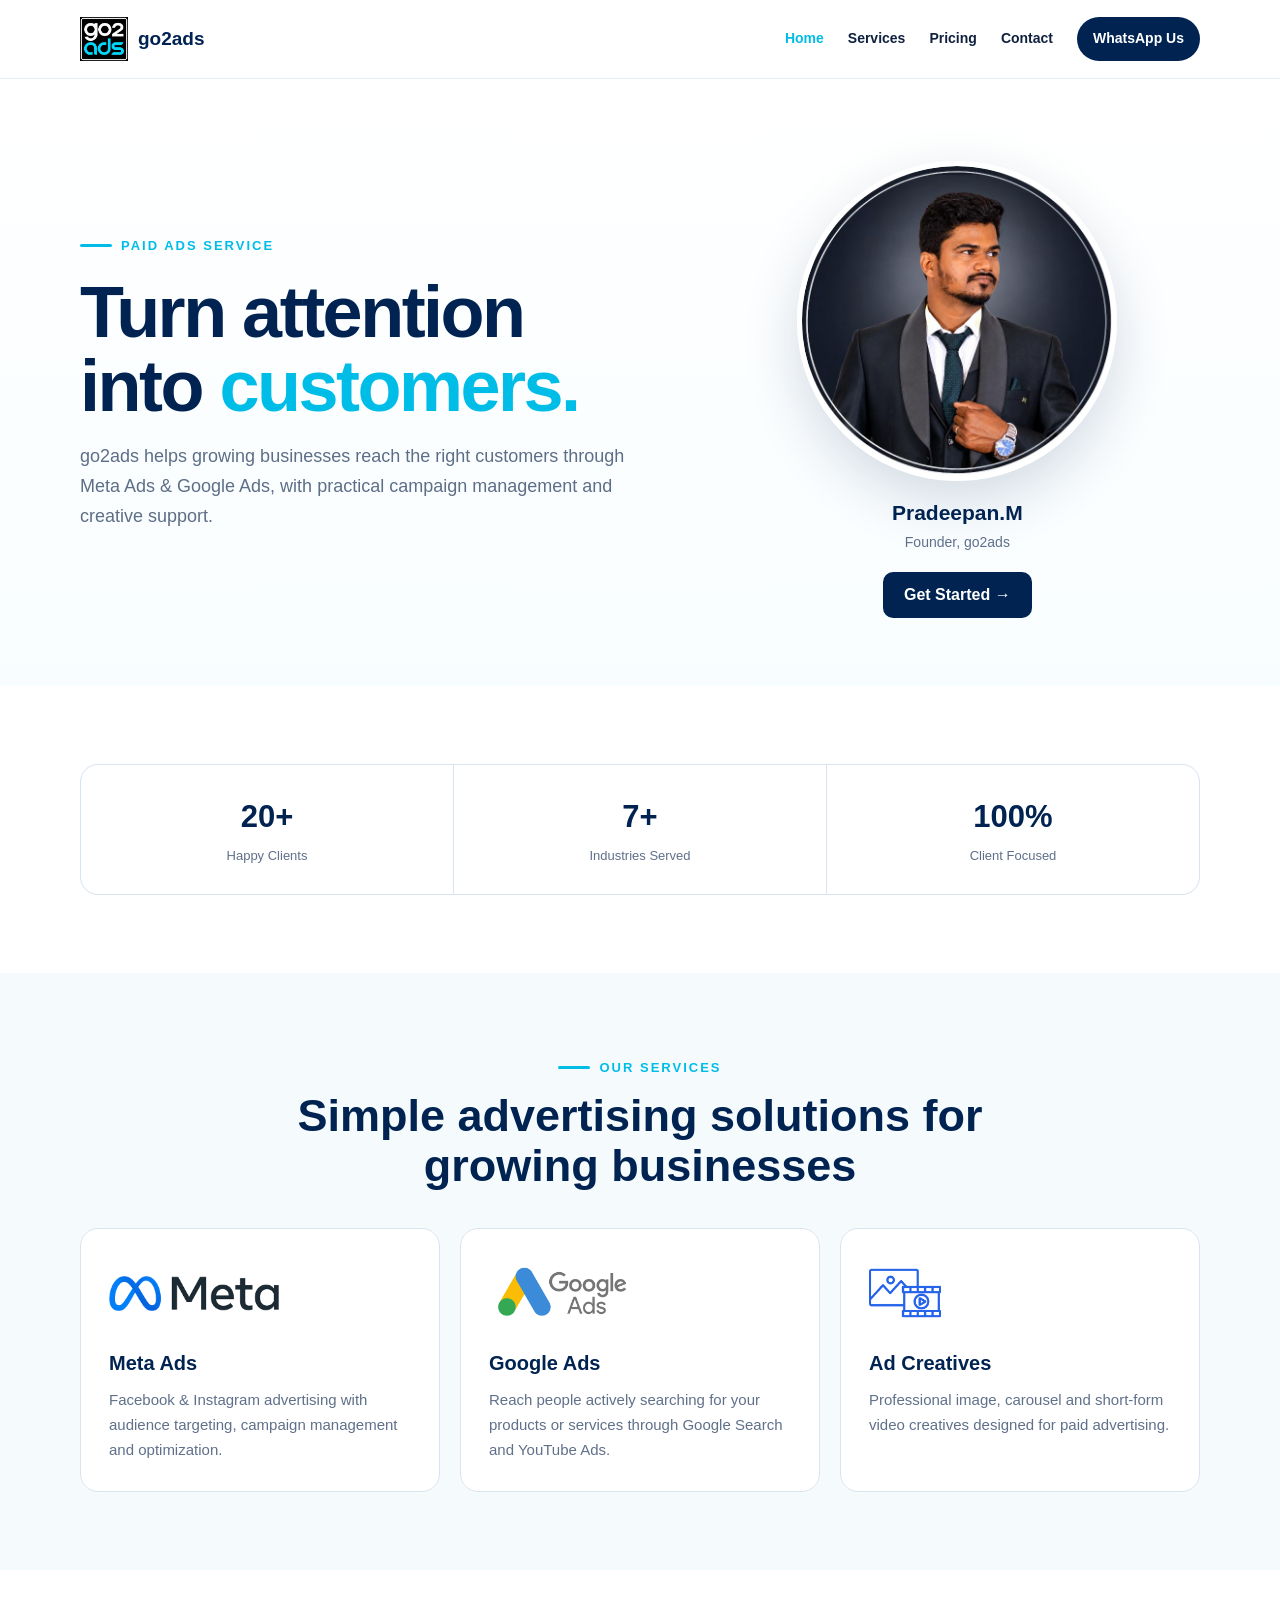
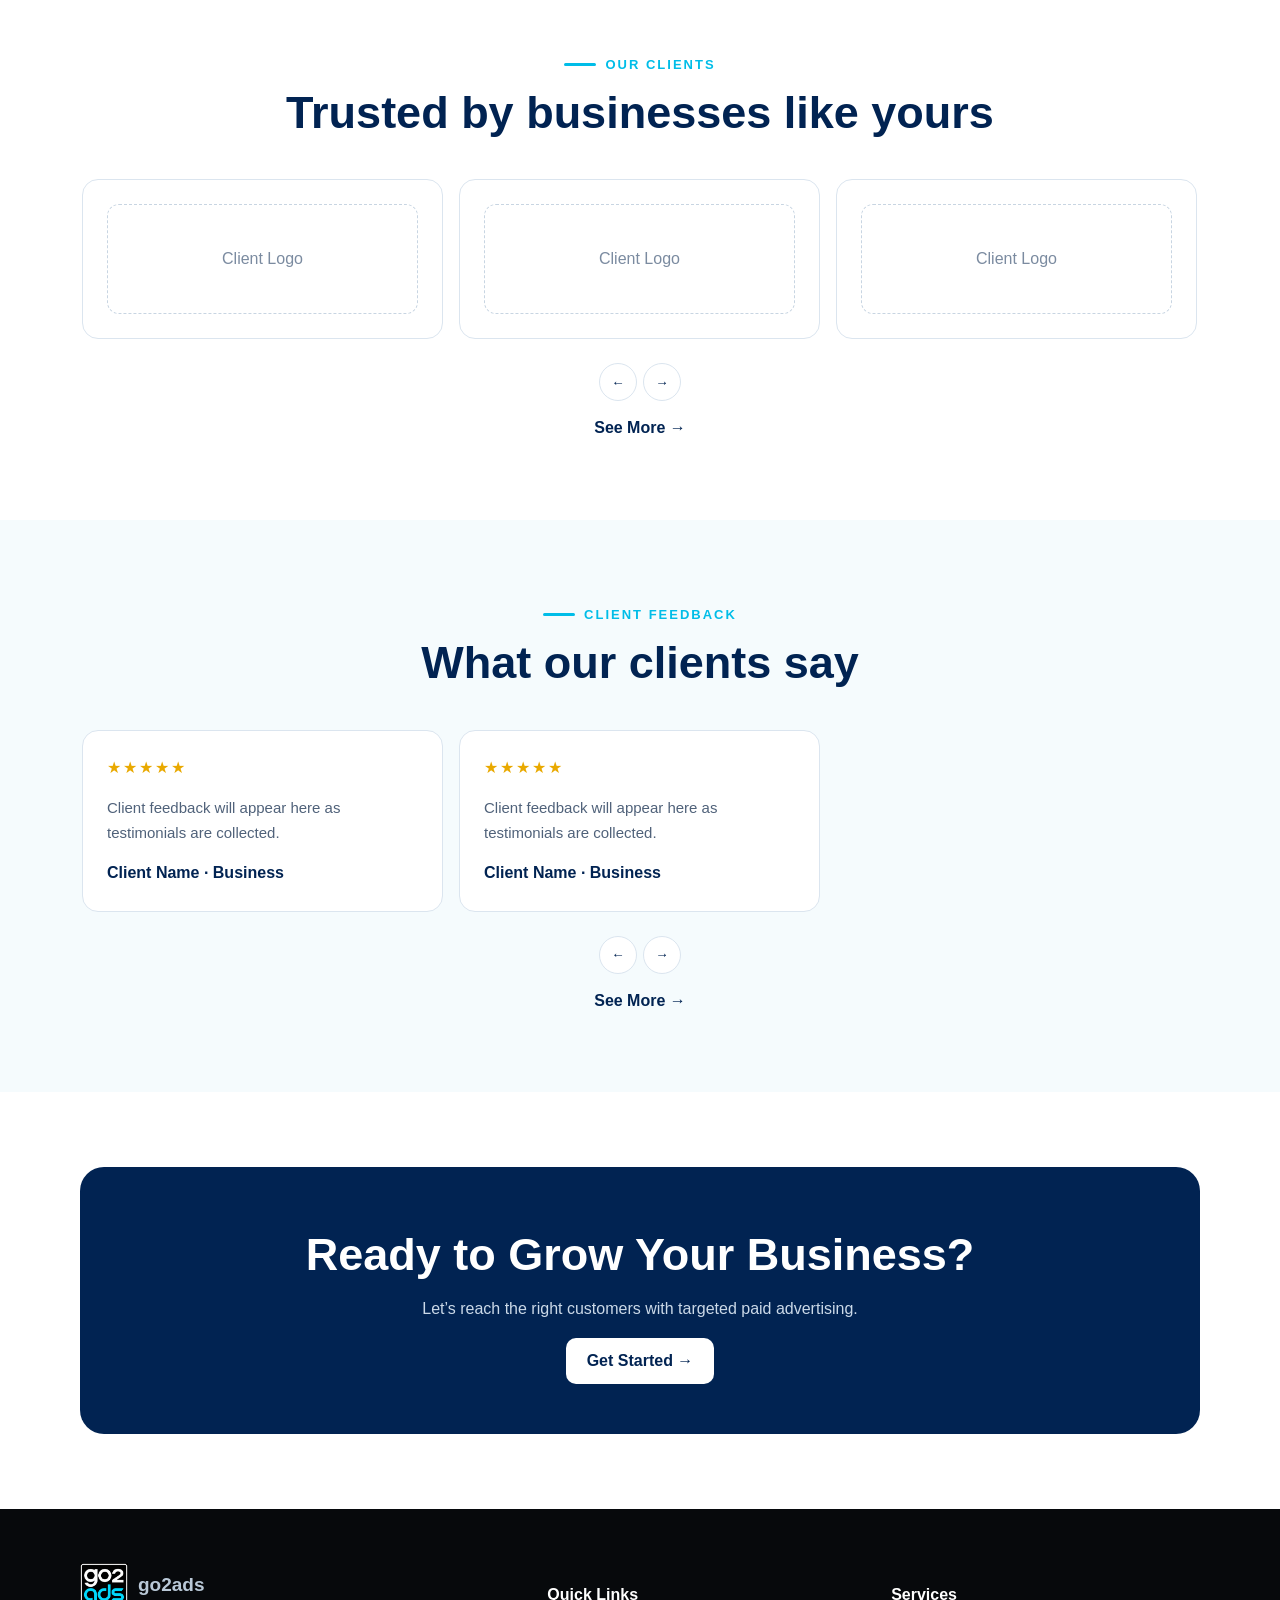
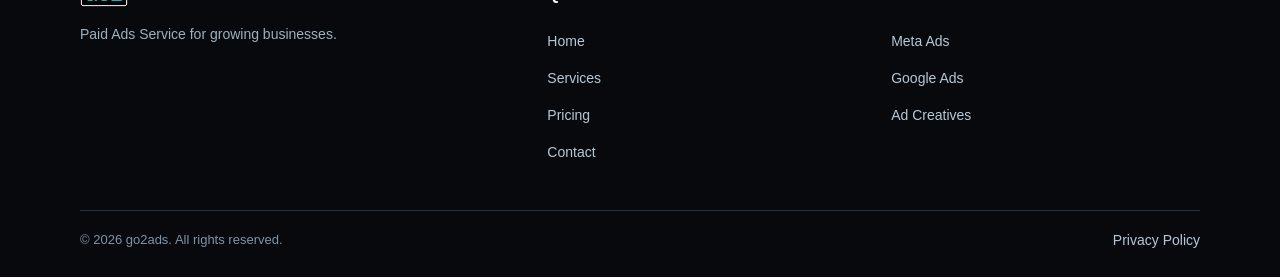
<file: index.html>
<!doctype html><html lang="en"><head><meta charset="utf-8"><meta name="viewport" content="width=device-width,initial-scale=1"><title>Paid Ads Service | go2ads</title><meta name="description" content="go2ads — Meta Ads, Google Ads and Ad Creative services for growing businesses."><link rel="stylesheet" href="style.css"></head><body><header class="header"><div class="container nav"><a class="brand" href="index.html"><img src="assets/go2ads-logo.png" alt="go2ads logo"><span>go2ads</span></a><button class="mobile-toggle" onclick="toggleMenu()">☰</button><nav class="menu"><a class="active" href="index.html">Home</a><a class="" href="services.html">Services</a><a class="" href="pricing.html">Pricing</a><a class="" href="contact.html">Contact</a><a class="cta" href="https://wa.me/917200791183">WhatsApp Us</a></nav></div></header><main><section class="hero"><div class="container hero-grid"><div><div class="kicker">Paid Ads Service</div><h1>Turn attention into <span>customers.</span></h1><p class="lead">go2ads helps growing businesses reach the right customers through Meta Ads &amp; Google Ads, with practical campaign management and creative support.</p></div><div class="hero-photo"><img src="assets/pradeepan.jpg" alt="Pradeepan M, Founder of go2ads"><div class="profile-name">Pradeepan.M</div><div class="profile-role">Founder, go2ads</div><a class="btn btn-primary hero-cta" href="contact.html">Get Started →</a></div></div></section><section class="section"><div class="container"><div class="stats"><div class="stat"><strong>20+</strong><span>Happy Clients</span></div><div class="stat"><strong>7+</strong><span>Industries Served</span></div><div class="stat"><strong>100%</strong><span>Client Focused</span></div></div></div></section><section class="section section-soft"><div class="container"><div class="section-head"><div class="kicker">Our Services</div><h2>Simple advertising solutions for growing businesses</h2></div><div class="grid3"><article class="card"><div class="icon"><img class="service-logo" src="assets/meta-logo-transparent.png" alt="Meta Ads"></div><h3>Meta Ads</h3><p>Facebook &amp; Instagram advertising with audience targeting, campaign management and optimization.</p></article><article class="card"><div class="icon"><img class="service-logo" src="assets/google-ads-logo-transparent.png" alt="Google Ads"></div><h3>Google Ads</h3><p>Reach people actively searching for your products or services through Google Search and YouTube Ads.</p></article><article class="card"><div class="icon"><img class="service-logo" src="assets/creative-icon.png" alt="Ad Creatives"></div><h3>Ad Creatives</h3><p>Professional image, carousel and short-form video creatives designed for paid advertising.</p></article></div></div></section><section class="section"><div class="container"><div class="section-head"><div class="kicker">Our Clients</div><h2>Trusted by businesses like yours</h2></div><div class="carousel-wrap"><div class="carousel"><div class="carousel-card"><div class="client-placeholder">Client Logo</div></div><div class="carousel-card"><div class="client-placeholder">Client Logo</div></div><div class="carousel-card"><div class="client-placeholder">Client Logo</div></div></div><div class="carousel-controls"><button data-prev>←</button><button data-next>→</button></div></div><div class="see-more"><a class="text-link" href="contact.html">See More →</a></div></div></section><section class="section section-soft"><div class="container"><div class="section-head"><div class="kicker">Client Feedback</div><h2>What our clients say</h2></div><div class="carousel-wrap"><div class="carousel"><div class="carousel-card"><div class="stars">★★★★★</div><p class="feedback-text">Client feedback will appear here as testimonials are collected.</p><div class="feedback-name">Client Name · Business</div></div><div class="carousel-card"><div class="stars">★★★★★</div><p class="feedback-text">Client feedback will appear here as testimonials are collected.</p><div class="feedback-name">Client Name · Business</div></div></div><div class="carousel-controls"><button data-prev>←</button><button data-next>→</button></div></div><div class="see-more"><a class="text-link" href="contact.html">See More →</a></div></div></section><section class="cta-section"><div class="container"><div class="cta-box"><h2>Ready to Grow Your Business?</h2><p>Let’s reach the right customers with targeted paid advertising.</p><a class="btn" href="contact.html">Get Started →</a></div></div></section></main><footer class="footer"><div class="container"><div class="footer-grid"><div><a class="brand" href="index.html"><img src="assets/go2ads-logo.png" alt="go2ads logo"><span>go2ads</span></a><p>Paid Ads Service for growing businesses.</p></div><div><h4>Quick Links</h4><p><a href="index.html">Home</a></p><p><a href="services.html">Services</a></p><p><a href="pricing.html">Pricing</a></p><p><a href="contact.html">Contact</a></p></div><div><h4>Services</h4><p><a href="services.html#meta">Meta Ads</a></p><p><a href="services.html#google">Google Ads</a></p><p><a href="services.html#creatives">Ad Creatives</a></p></div></div><div class="copyright"><span>© 2026 go2ads. All rights reserved.</span><a href="privacy.html">Privacy Policy</a></div></div></footer><script src="script.js"></script></body></html>
</file>
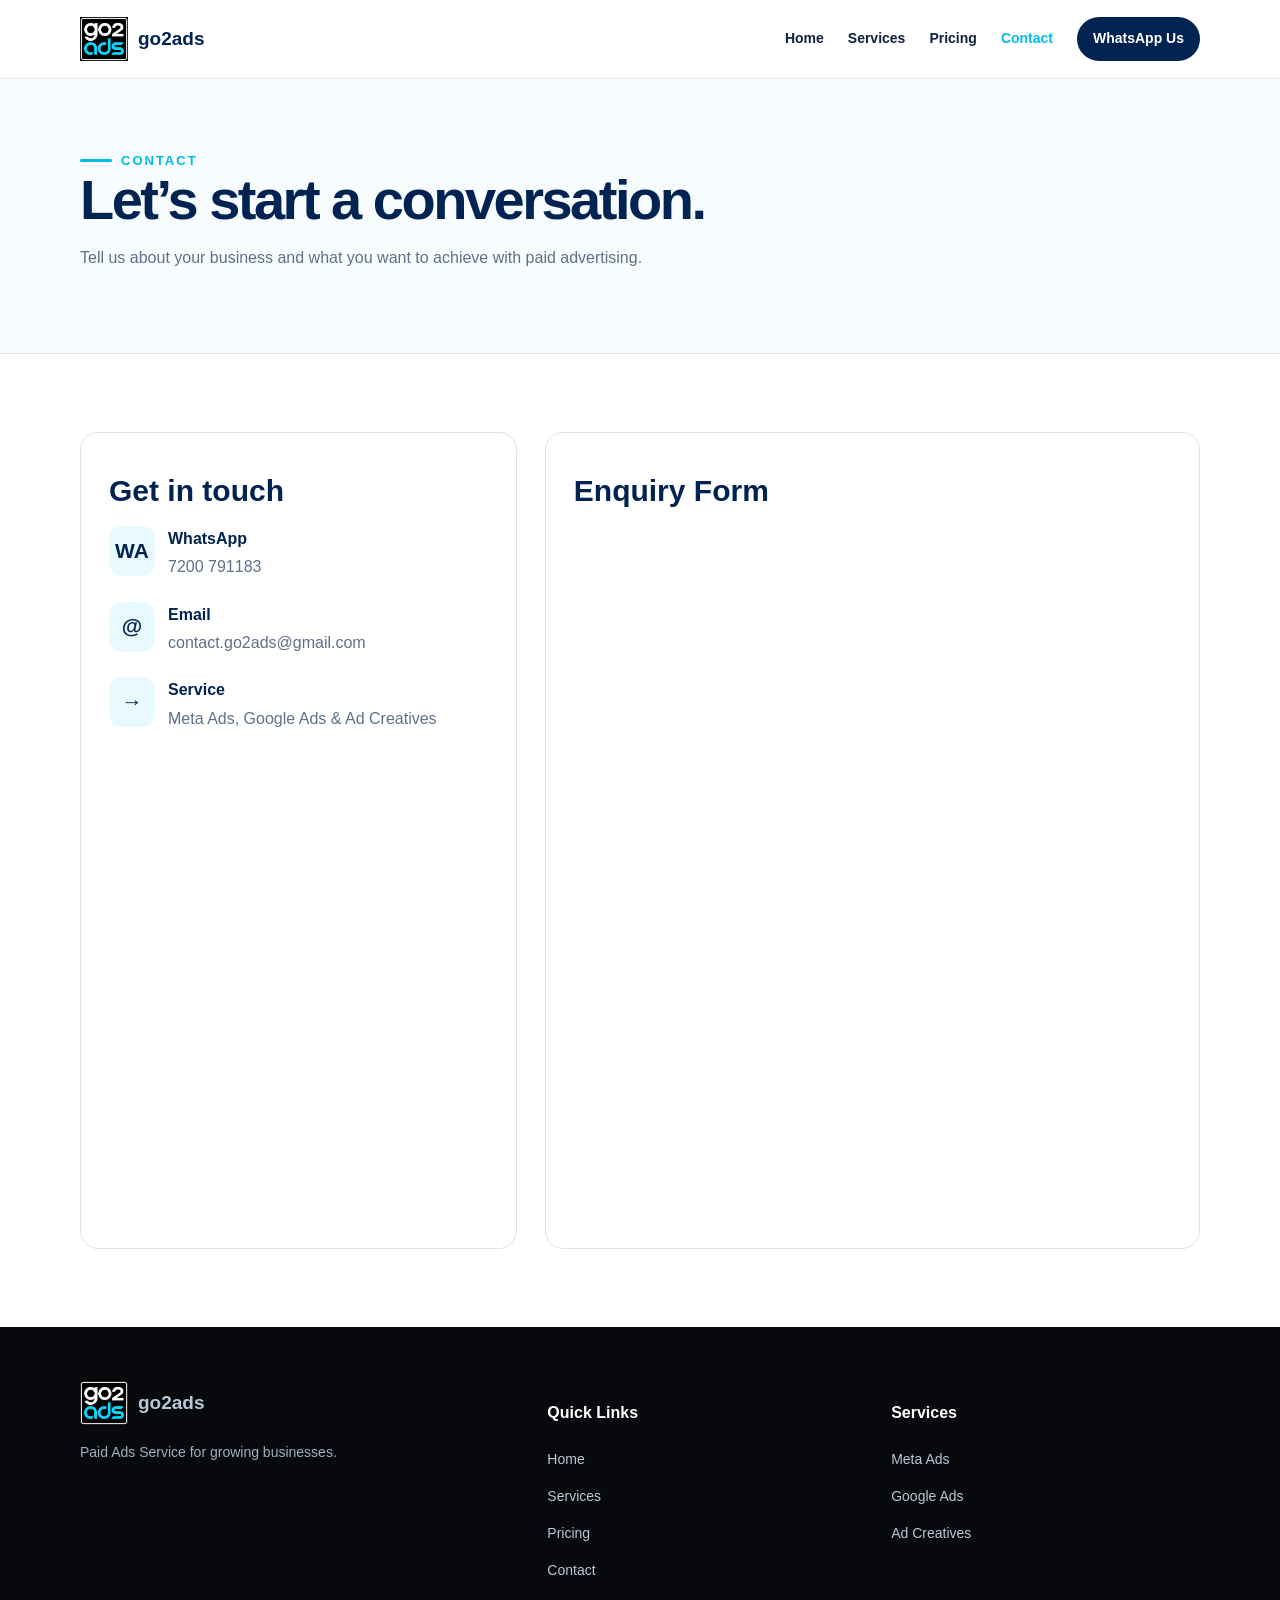
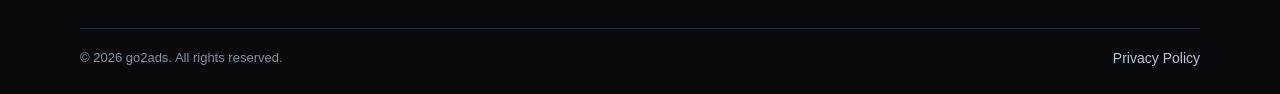
<file: contact.html>
<!doctype html><html lang="en"><head><meta charset="utf-8"><meta name="viewport" content="width=device-width,initial-scale=1"><title>Contact | go2ads</title><meta name="description" content="go2ads — Meta Ads, Google Ads and Ad Creative services for growing businesses."><link rel="stylesheet" href="style.css"></head><body><header class="header"><div class="container nav"><a class="brand" href="index.html"><img src="assets/go2ads-logo.png" alt="go2ads logo"><span>go2ads</span></a><button class="mobile-toggle" onclick="toggleMenu()">☰</button><nav class="menu"><a class="" href="index.html">Home</a><a class="" href="services.html">Services</a><a class="" href="pricing.html">Pricing</a><a class="active" href="contact.html">Contact</a><a class="cta" href="https://wa.me/917200791183">WhatsApp Us</a></nav></div></header><main><section class="page-hero"><div class="container"><div class="kicker">Contact</div><h1>Let’s start a conversation.</h1><p>Tell us about your business and what you want to achieve with paid advertising.</p></div></section><section class="section"><div class="container contact-grid"><div class="contact-card"><h2 style="font-size:30px">Get in touch</h2><div class="contact-item"><div class="icon">WA</div><div><h4>WhatsApp</h4><p><a href="https://wa.me/917200791183">7200 791183</a></p></div></div><div class="contact-item"><div class="icon">@</div><div><h4>Email</h4><p><a href="mailto:contact.go2ads@gmail.com">contact.go2ads@gmail.com</a></p></div></div><div class="contact-item"><div class="icon">→</div><div><h4>Service</h4><p>Meta Ads, Google Ads &amp; Ad Creatives</p></div></div></div><div class="contact-card"><h2 style="font-size:30px">Enquiry Form</h2><div class="google-form"><iframe src="https://docs.google.com/forms/d/e/1FAIpQLScB7rHxSTgYyAJSzC7z3bjOtv6nxE_x9EziaqJVZtuzmdyvMQ/viewform?embedded=true" width="700" height="520" frameborder="0">Loading…</iframe></div></div></div></section></main><footer class="footer"><div class="container"><div class="footer-grid"><div><a class="brand" href="index.html"><img src="assets/go2ads-logo.png" alt="go2ads logo"><span>go2ads</span></a><p>Paid Ads Service for growing businesses.</p></div><div><h4>Quick Links</h4><p><a href="index.html">Home</a></p><p><a href="services.html">Services</a></p><p><a href="pricing.html">Pricing</a></p><p><a href="contact.html">Contact</a></p></div><div><h4>Services</h4><p><a href="services.html#meta">Meta Ads</a></p><p><a href="services.html#google">Google Ads</a></p><p><a href="services.html#creatives">Ad Creatives</a></p></div></div><div class="copyright"><span>© 2026 go2ads. All rights reserved.</span><a href="privacy.html">Privacy Policy</a></div></div></footer><script src="script.js"></script></body></html>
</file>
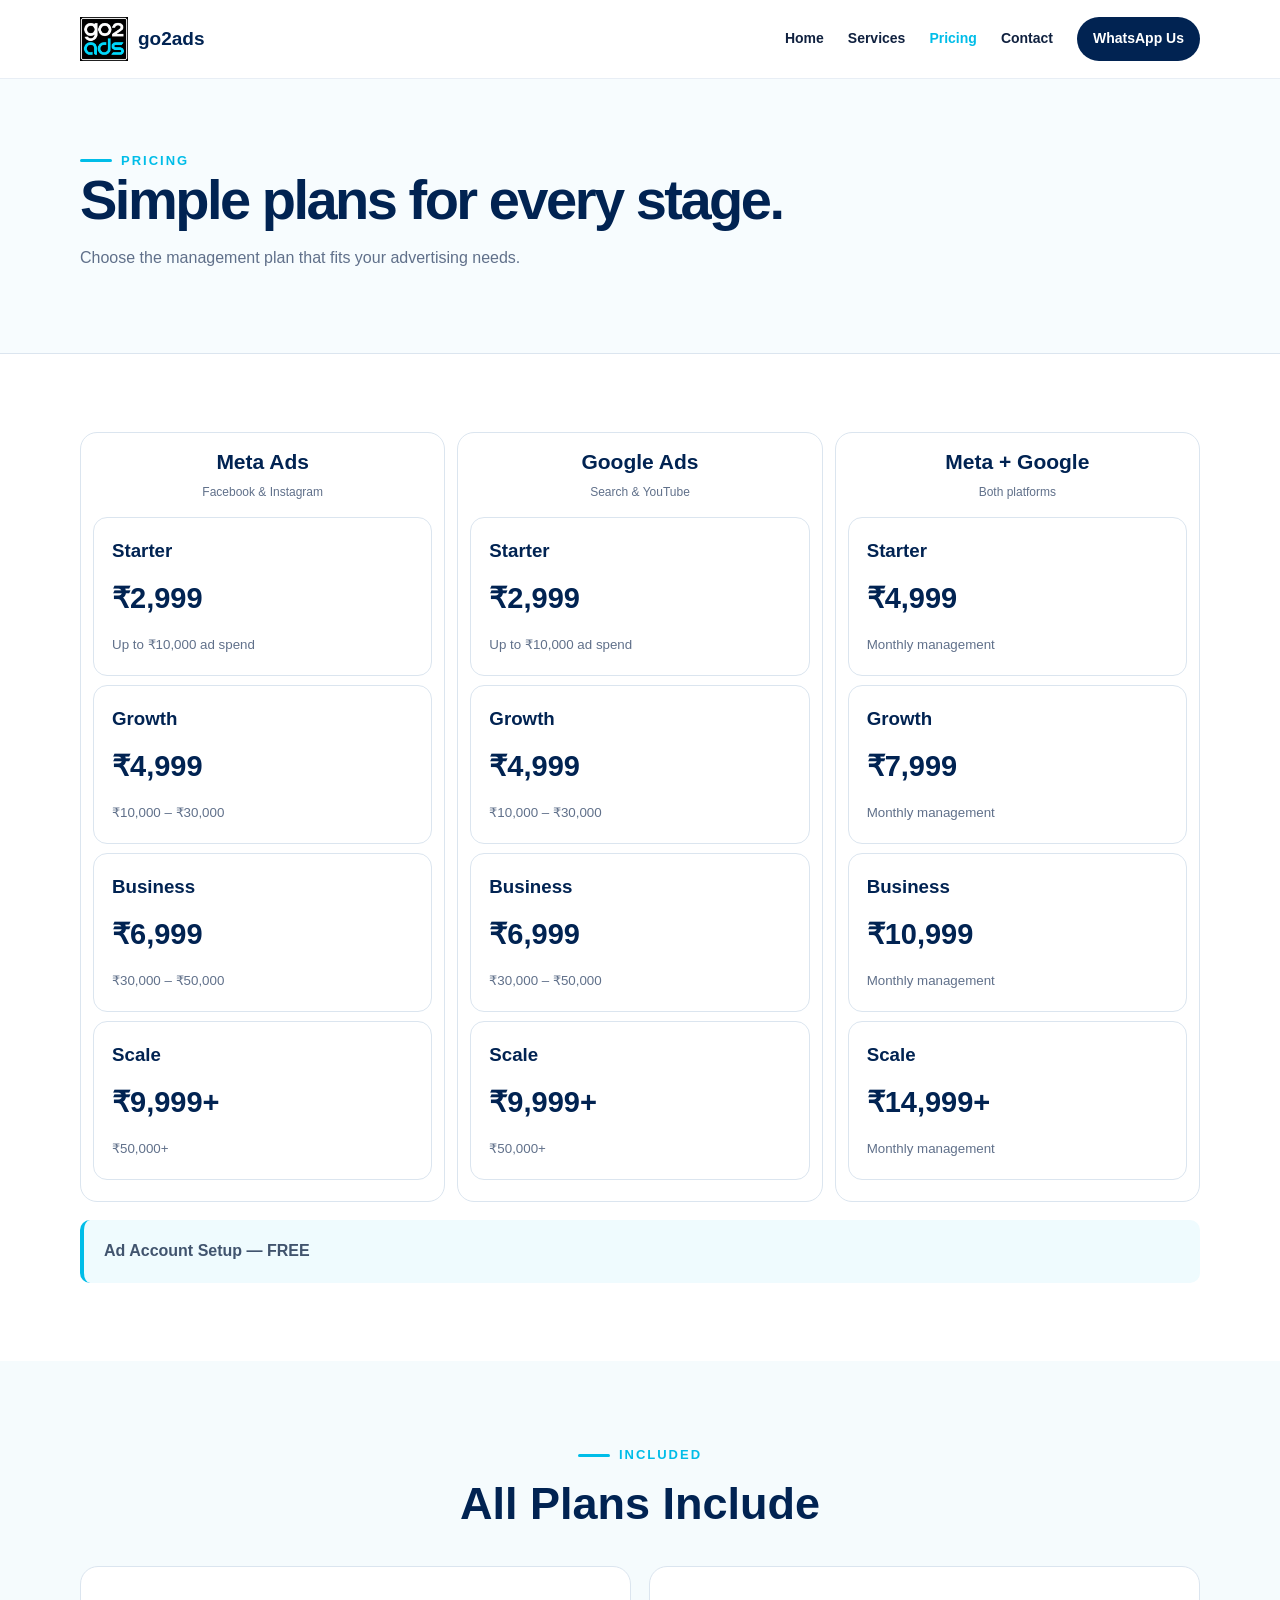
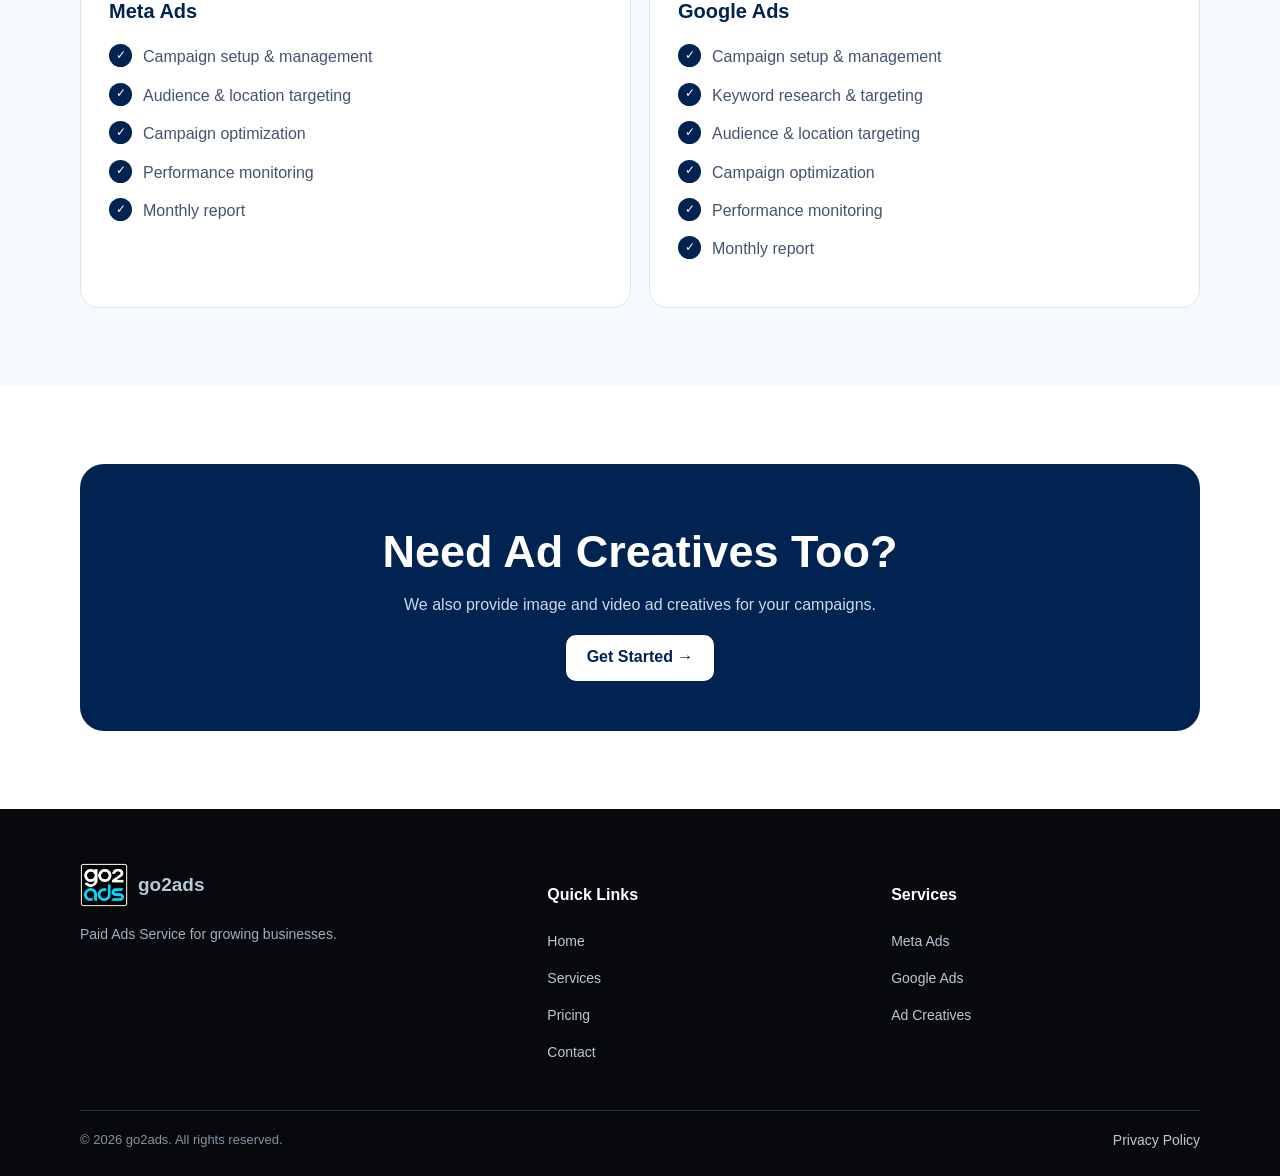
<file: pricing.html>
<!doctype html><html lang="en"><head><meta charset="utf-8"><meta name="viewport" content="width=device-width,initial-scale=1"><title>Pricing | go2ads</title><meta name="description" content="go2ads — Meta Ads, Google Ads and Ad Creative services for growing businesses."><link rel="stylesheet" href="style.css"></head><body><header class="header"><div class="container nav"><a class="brand" href="index.html"><img src="assets/go2ads-logo.png" alt="go2ads logo"><span>go2ads</span></a><button class="mobile-toggle" onclick="toggleMenu()">☰</button><nav class="menu"><a class="" href="index.html">Home</a><a class="" href="services.html">Services</a><a class="active" href="pricing.html">Pricing</a><a class="" href="contact.html">Contact</a><a class="cta" href="https://wa.me/917200791183">WhatsApp Us</a></nav></div></header><main><section class="page-hero"><div class="container"><div class="kicker">Pricing</div><h1>Simple plans for every stage.</h1><p>Choose the management plan that fits your advertising needs.</p></div></section><section class="section"><div class="container"><div class="pricing-columns"><div class="pricing-column"><div class="pricing-column-title"><h3>Meta Ads</h3><p>Facebook &amp; Instagram</p></div><div class="price"><h3>Starter</h3><div class="amount">₹2,999</div><small>Up to ₹10,000 ad spend</small></div><div class="price"><h3>Growth</h3><div class="amount">₹4,999</div><small>₹10,000 – ₹30,000</small></div><div class="price"><h3>Business</h3><div class="amount">₹6,999</div><small>₹30,000 – ₹50,000</small></div><div class="price"><h3>Scale</h3><div class="amount">₹9,999+</div><small>₹50,000+</small></div></div><div class="pricing-column"><div class="pricing-column-title"><h3>Google Ads</h3><p>Search &amp; YouTube</p></div><div class="price"><h3>Starter</h3><div class="amount">₹2,999</div><small>Up to ₹10,000 ad spend</small></div><div class="price"><h3>Growth</h3><div class="amount">₹4,999</div><small>₹10,000 – ₹30,000</small></div><div class="price"><h3>Business</h3><div class="amount">₹6,999</div><small>₹30,000 – ₹50,000</small></div><div class="price"><h3>Scale</h3><div class="amount">₹9,999+</div><small>₹50,000+</small></div></div><div class="pricing-column"><div class="pricing-column-title"><h3>Meta + Google</h3><p>Both platforms</p></div><div class="price"><h3>Starter</h3><div class="amount">₹4,999</div><small>Monthly management</small></div><div class="price"><h3>Growth</h3><div class="amount">₹7,999</div><small>Monthly management</small></div><div class="price"><h3>Business</h3><div class="amount">₹10,999</div><small>Monthly management</small></div><div class="price"><h3>Scale</h3><div class="amount">₹14,999+</div><small>Monthly management</small></div></div></div><div class="notice" style="margin-top:18px"><strong>Ad Account Setup — FREE</strong></div></div></section><section class="section section-soft"><div class="container"><div class="section-head"><div class="kicker">Included</div><h2>All Plans Include</h2></div><div class="all-plans-grid"><div class="feature-card"><h3>Meta Ads</h3><ul class="list"><li><span class="check">✓</span>Campaign setup &amp; management</li><li><span class="check">✓</span>Audience &amp; location targeting</li><li><span class="check">✓</span>Campaign optimization</li><li><span class="check">✓</span>Performance monitoring</li><li><span class="check">✓</span>Monthly report</li></ul></div><div class="feature-card"><h3>Google Ads</h3><ul class="list"><li><span class="check">✓</span>Campaign setup &amp; management</li><li><span class="check">✓</span>Keyword research &amp; targeting</li><li><span class="check">✓</span>Audience &amp; location targeting</li><li><span class="check">✓</span>Campaign optimization</li><li><span class="check">✓</span>Performance monitoring</li><li><span class="check">✓</span>Monthly report</li></ul></div></div></div></section><section class="section"><div class="container"><div class="cta-box"><h2>Need Ad Creatives Too?</h2><p>We also provide image and video ad creatives for your campaigns.</p><a class="btn" href="contact.html">Get Started →</a></div></div></section></main><footer class="footer"><div class="container"><div class="footer-grid"><div><a class="brand" href="index.html"><img src="assets/go2ads-logo.png" alt="go2ads logo"><span>go2ads</span></a><p>Paid Ads Service for growing businesses.</p></div><div><h4>Quick Links</h4><p><a href="index.html">Home</a></p><p><a href="services.html">Services</a></p><p><a href="pricing.html">Pricing</a></p><p><a href="contact.html">Contact</a></p></div><div><h4>Services</h4><p><a href="services.html#meta">Meta Ads</a></p><p><a href="services.html#google">Google Ads</a></p><p><a href="services.html#creatives">Ad Creatives</a></p></div></div><div class="copyright"><span>© 2026 go2ads. All rights reserved.</span><a href="privacy.html">Privacy Policy</a></div></div></footer><script src="script.js"></script></body></html>
</file>
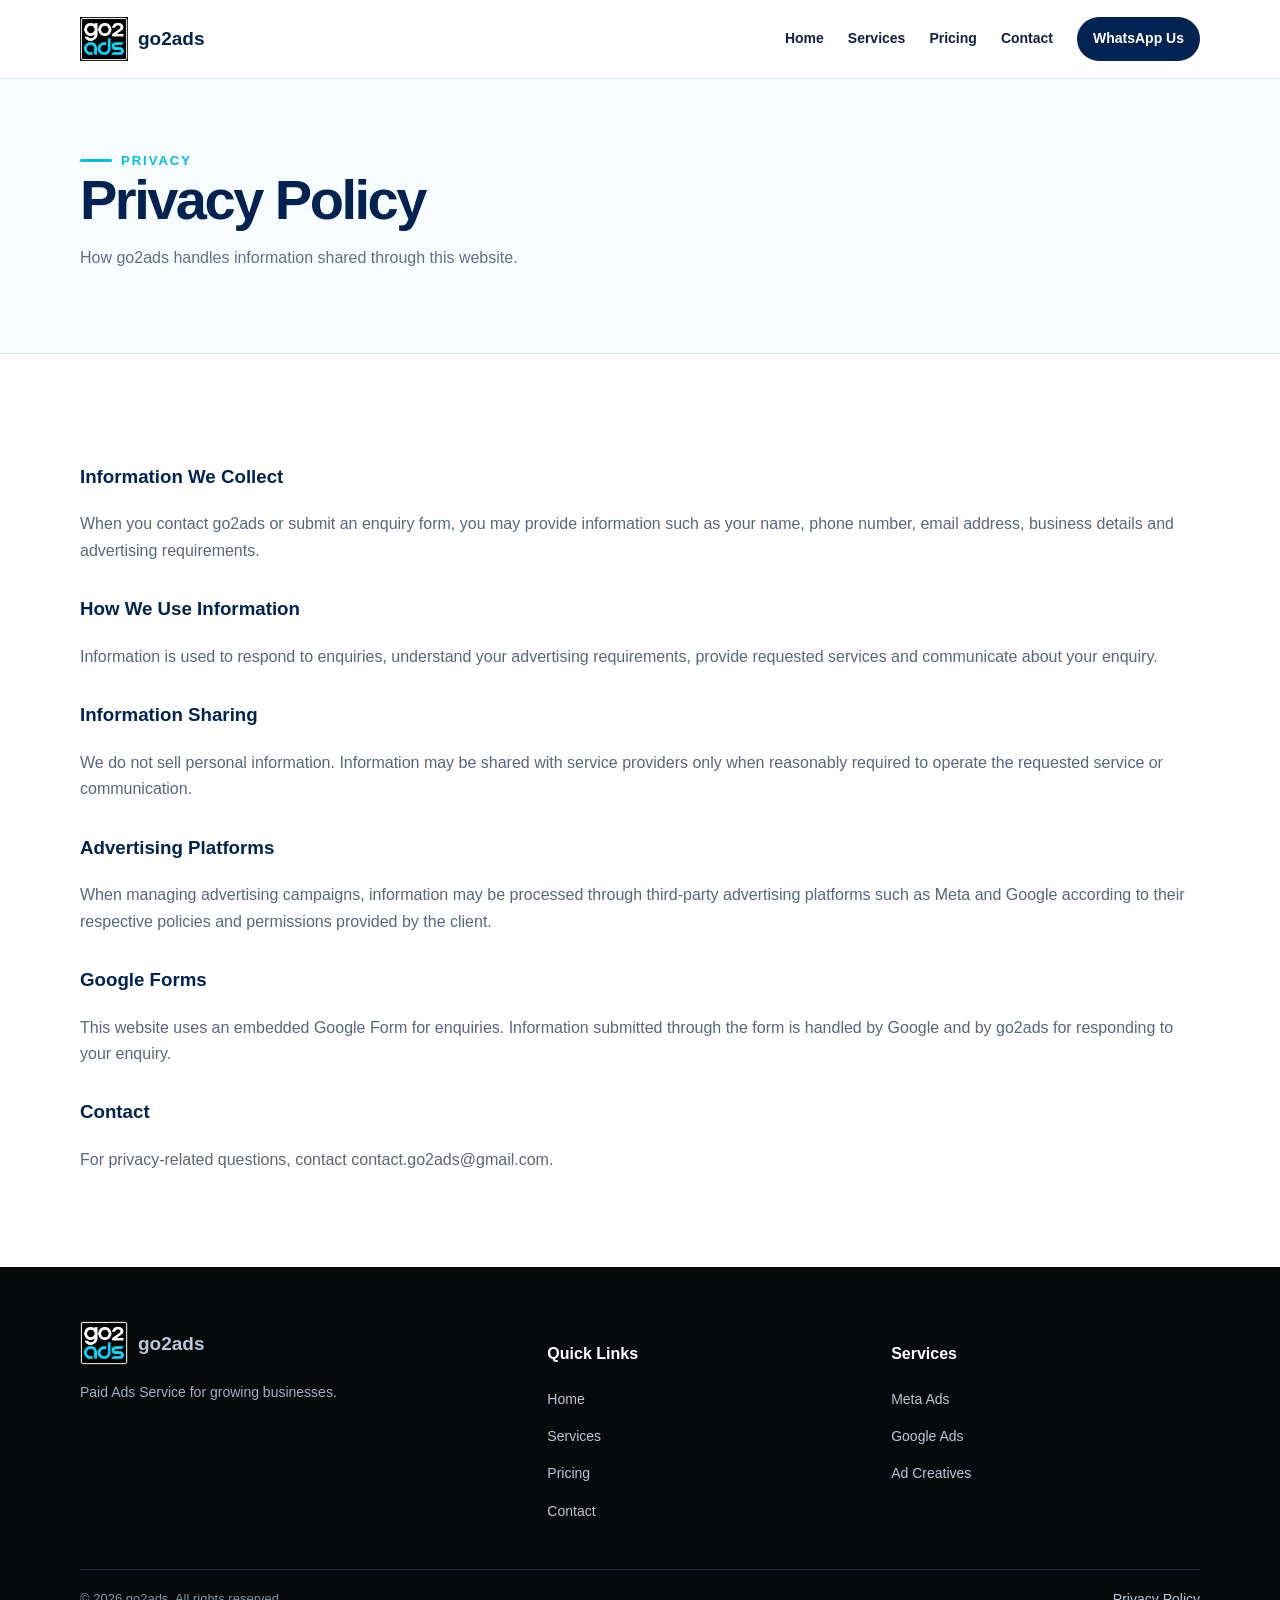
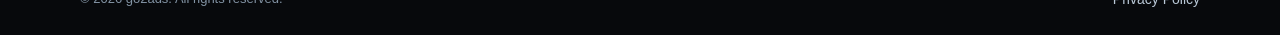
<file: privacy.html>
<!doctype html><html lang="en"><head><meta charset="utf-8"><meta name="viewport" content="width=device-width,initial-scale=1"><title>Privacy Policy | go2ads</title><meta name="description" content="go2ads — Meta Ads, Google Ads and Ad Creative services for growing businesses."><link rel="stylesheet" href="style.css"></head><body><header class="header"><div class="container nav"><a class="brand" href="index.html"><img src="assets/go2ads-logo.png" alt="go2ads logo"><span>go2ads</span></a><button class="mobile-toggle" onclick="toggleMenu()">☰</button><nav class="menu"><a class="" href="index.html">Home</a><a class="" href="services.html">Services</a><a class="" href="pricing.html">Pricing</a><a class="" href="contact.html">Contact</a><a class="cta" href="https://wa.me/917200791183">WhatsApp Us</a></nav></div></header><main><section class="page-hero"><div class="container"><div class="kicker">Privacy</div><h1>Privacy Policy</h1><p>How go2ads handles information shared through this website.</p></div></section><section class="section"><div class="container legal"><h3>Information We Collect</h3><p>When you contact go2ads or submit an enquiry form, you may provide information such as your name, phone number, email address, business details and advertising requirements.</p><h3>How We Use Information</h3><p>Information is used to respond to enquiries, understand your advertising requirements, provide requested services and communicate about your enquiry.</p><h3>Information Sharing</h3><p>We do not sell personal information. Information may be shared with service providers only when reasonably required to operate the requested service or communication.</p><h3>Advertising Platforms</h3><p>When managing advertising campaigns, information may be processed through third-party advertising platforms such as Meta and Google according to their respective policies and permissions provided by the client.</p><h3>Google Forms</h3><p>This website uses an embedded Google Form for enquiries. Information submitted through the form is handled by Google and by go2ads for responding to your enquiry.</p><h3>Contact</h3><p>For privacy-related questions, contact <a href="mailto:contact.go2ads@gmail.com">contact.go2ads@gmail.com</a>.</p></div></section></main><footer class="footer"><div class="container"><div class="footer-grid"><div><a class="brand" href="index.html"><img src="assets/go2ads-logo.png" alt="go2ads logo"><span>go2ads</span></a><p>Paid Ads Service for growing businesses.</p></div><div><h4>Quick Links</h4><p><a href="index.html">Home</a></p><p><a href="services.html">Services</a></p><p><a href="pricing.html">Pricing</a></p><p><a href="contact.html">Contact</a></p></div><div><h4>Services</h4><p><a href="services.html#meta">Meta Ads</a></p><p><a href="services.html#google">Google Ads</a></p><p><a href="services.html#creatives">Ad Creatives</a></p></div></div><div class="copyright"><span>© 2026 go2ads. All rights reserved.</span><a href="privacy.html">Privacy Policy</a></div></div></footer><script src="script.js"></script></body></html>
</file>
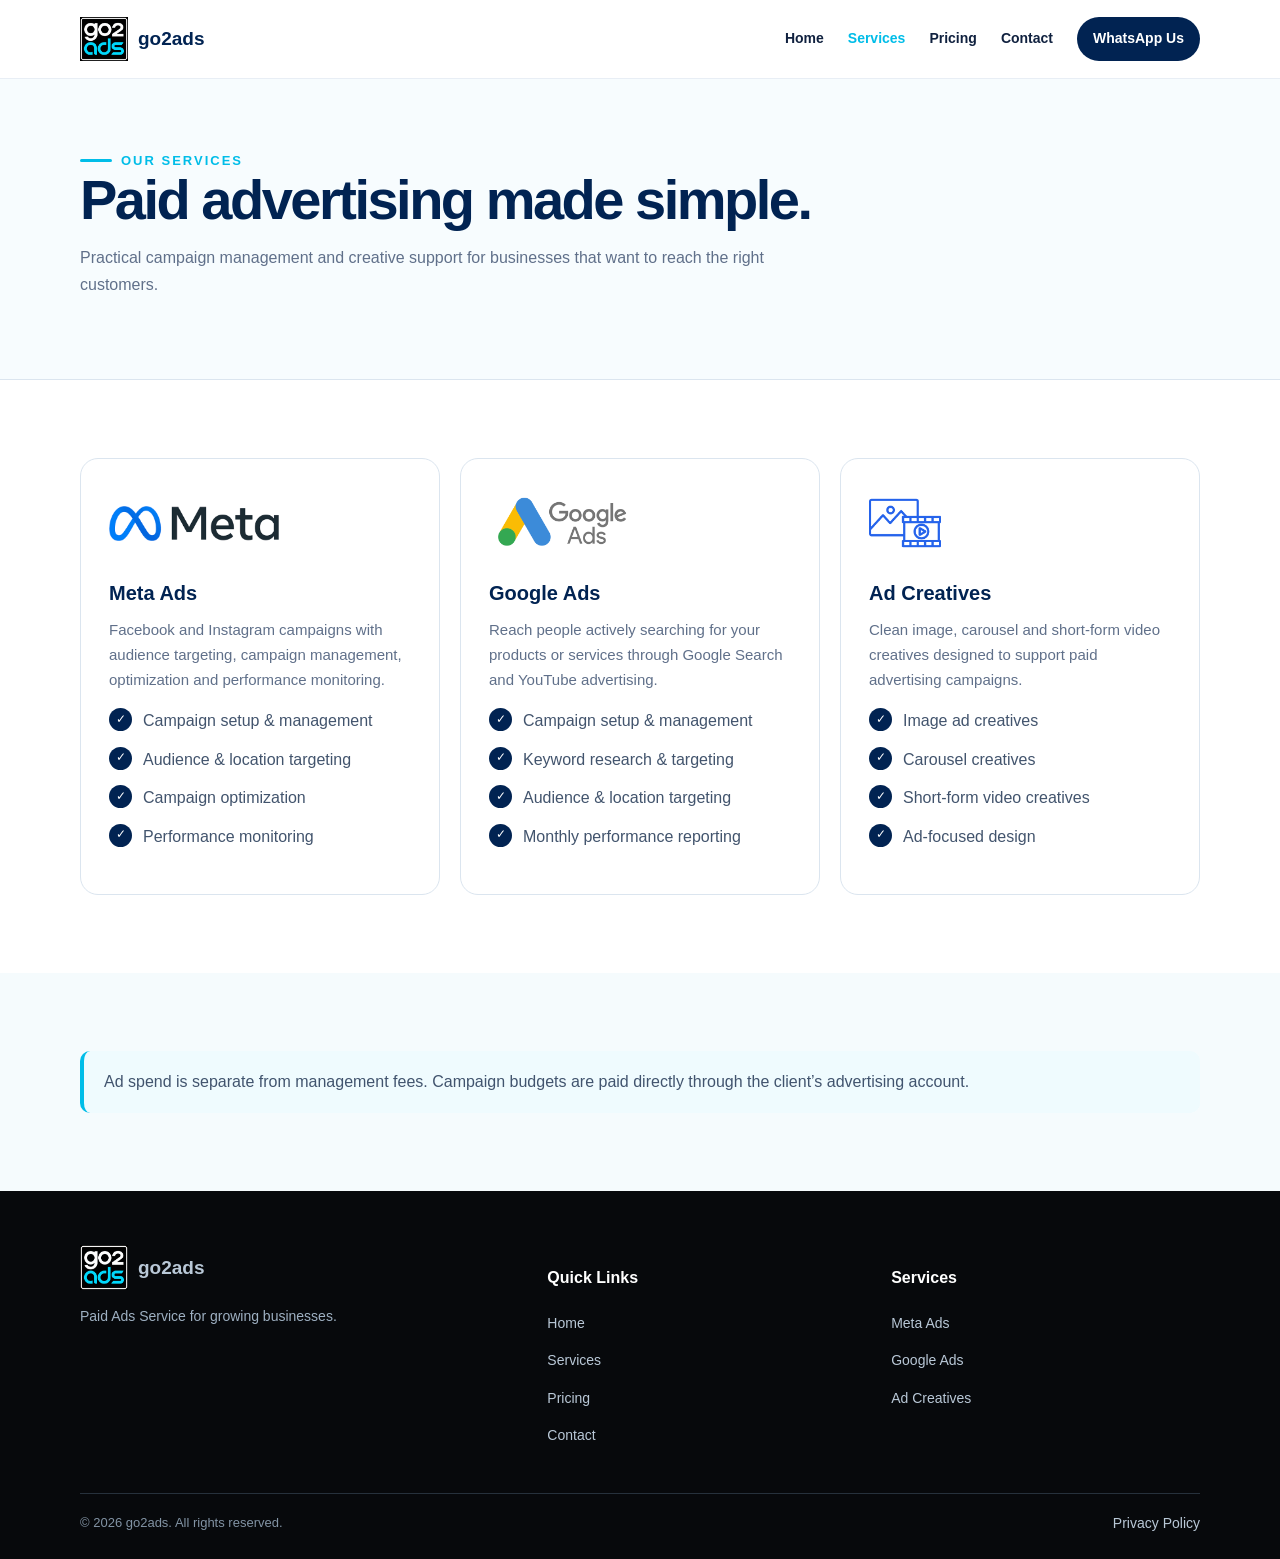
<file: services.html>
<!doctype html><html lang="en"><head><meta charset="utf-8"><meta name="viewport" content="width=device-width,initial-scale=1"><title>Services | go2ads</title><meta name="description" content="go2ads — Meta Ads, Google Ads and Ad Creative services for growing businesses."><link rel="stylesheet" href="style.css"></head><body><header class="header"><div class="container nav"><a class="brand" href="index.html"><img src="assets/go2ads-logo.png" alt="go2ads logo"><span>go2ads</span></a><button class="mobile-toggle" onclick="toggleMenu()">☰</button><nav class="menu"><a class="" href="index.html">Home</a><a class="active" href="services.html">Services</a><a class="" href="pricing.html">Pricing</a><a class="" href="contact.html">Contact</a><a class="cta" href="https://wa.me/917200791183">WhatsApp Us</a></nav></div></header><main><section class="page-hero"><div class="container"><div class="kicker">Our Services</div><h1>Paid advertising made simple.</h1><p>Practical campaign management and creative support for businesses that want to reach the right customers.</p></div></section><section class="section"><div class="container"><div class="grid3"><article class="card" id="meta"><div class="icon"><img class="service-logo" src="assets/meta-logo-transparent.png" alt="Meta Ads"></div><h3>Meta Ads</h3><p>Facebook and Instagram campaigns with audience targeting, campaign management, optimization and performance monitoring.</p><ul class="list"><li><span class="check">✓</span>Campaign setup &amp; management</li><li><span class="check">✓</span>Audience &amp; location targeting</li><li><span class="check">✓</span>Campaign optimization</li><li><span class="check">✓</span>Performance monitoring</li></ul></article><article class="card" id="google"><div class="icon"><img class="service-logo" src="assets/google-ads-logo-transparent.png" alt="Google Ads"></div><h3>Google Ads</h3><p>Reach people actively searching for your products or services through Google Search and YouTube advertising.</p><ul class="list"><li><span class="check">✓</span>Campaign setup &amp; management</li><li><span class="check">✓</span>Keyword research &amp; targeting</li><li><span class="check">✓</span>Audience &amp; location targeting</li><li><span class="check">✓</span>Monthly performance reporting</li></ul></article><article class="card" id="creatives"><div class="icon"><img class="service-logo" src="assets/creative-icon.png" alt="Ad Creatives"></div><h3>Ad Creatives</h3><p>Clean image, carousel and short-form video creatives designed to support paid advertising campaigns.</p><ul class="list"><li><span class="check">✓</span>Image ad creatives</li><li><span class="check">✓</span>Carousel creatives</li><li><span class="check">✓</span>Short-form video creatives</li><li><span class="check">✓</span>Ad-focused design</li></ul></article></div></div></section><section class="section section-soft"><div class="container"><div class="notice">Ad spend is separate from management fees. Campaign budgets are paid directly through the client’s advertising account.</div></div></section></main><footer class="footer"><div class="container"><div class="footer-grid"><div><a class="brand" href="index.html"><img src="assets/go2ads-logo.png" alt="go2ads logo"><span>go2ads</span></a><p>Paid Ads Service for growing businesses.</p></div><div><h4>Quick Links</h4><p><a href="index.html">Home</a></p><p><a href="services.html">Services</a></p><p><a href="pricing.html">Pricing</a></p><p><a href="contact.html">Contact</a></p></div><div><h4>Services</h4><p><a href="services.html#meta">Meta Ads</a></p><p><a href="services.html#google">Google Ads</a></p><p><a href="services.html#creatives">Ad Creatives</a></p></div></div><div class="copyright"><span>© 2026 go2ads. All rights reserved.</span><a href="privacy.html">Privacy Policy</a></div></div></footer><script src="script.js"></script></body></html>
</file>
<file: style.css>
:root{--navy:#012352;--cyan:#00BDE8;--text:#10213f;--muted:#60708a;--line:#dbe5ef;--soft:#f5fbfd;--black:#07090c}*{box-sizing:border-box}html{scroll-behavior:smooth}body{margin:0;font-family:Inter,Arial,sans-serif;color:var(--text);line-height:1.65}a{text-decoration:none;color:inherit}img{max-width:100%;display:block}.container{width:min(1120px,92%);margin:auto}.header{position:sticky;top:0;z-index:50;background:#fff;border-bottom:1px solid #e8eef5}.nav{height:78px;display:flex;align-items:center;justify-content:space-between}.brand{display:flex;align-items:center;gap:10px;font-weight:900;color:var(--navy)}.brand img{width:48px;height:48px;object-fit:contain}.brand span{font-size:19px}.menu{display:flex;gap:24px;align-items:center;font-size:14px;font-weight:700}.menu a:hover,.menu a.active{color:var(--cyan)}.menu .cta{background:var(--navy);color:#fff;padding:10px 16px;border-radius:999px}.mobile-toggle{display:none;border:0;background:none;font-size:27px;color:var(--navy)}.hero{padding:82px 0 68px;background:linear-gradient(#fff,#f8fdff)}.hero-grid{display:grid;grid-template-columns:1.08fr .92fr;align-items:center;gap:65px}.kicker{display:inline-flex;align-items:center;gap:9px;color:var(--cyan);font-size:13px;font-weight:900;letter-spacing:2px;text-transform:uppercase}.kicker:before{content:"";width:32px;height:3px;background:var(--cyan);border-radius:4px}h1{font-size:clamp(44px,6vw,72px);line-height:1.04;margin:18px 0;color:var(--navy);letter-spacing:-2.5px}h1 span{color:var(--cyan)}.lead{font-size:18px;color:#5d6e86;max-width:620px}.hero-photo{text-align:center}.hero-photo img{width:min(320px,100%);aspect-ratio:1;object-fit:cover;border-radius:50%;margin:auto;border:5px solid #fff;box-shadow:0 20px 55px #01235229}.profile-name{font-size:21px;font-weight:900;color:var(--navy);margin-top:15px}.profile-role{color:var(--muted);font-size:14px}.hero-cta{margin-top:18px}.btn{display:inline-flex;align-items:center;justify-content:center;min-height:46px;padding:0 21px;border-radius:10px;font-weight:800}.btn-primary{background:var(--navy);color:#fff}.section{padding:78px 0}.section-soft{background:var(--soft)}.section-head{max-width:720px;margin:0 auto 38px;text-align:center}.section-head .kicker{justify-content:center}h2{font-size:clamp(31px,4vw,45px);line-height:1.1;color:var(--navy);margin:13px 0}.section-head p{color:var(--muted)}.stats{display:grid;grid-template-columns:repeat(3,1fr);gap:1px;background:#d8e4ef;border:1px solid #d8e4ef;border-radius:18px;overflow:hidden}.stat{background:#fff;padding:26px;text-align:center}.stat strong{font-size:31px;color:var(--navy);display:block}.stat span{font-size:13px;color:var(--muted)}.grid3{display:grid;grid-template-columns:repeat(3,1fr);gap:20px}.card,.feature-card{background:#fff;border:1px solid var(--line);border-radius:18px;padding:28px}.icon{width:50px;height:50px;border-radius:13px;background:#e8faff;color:var(--navy);display:grid;place-items:center;font-size:21px;font-weight:900;margin-bottom:18px}.card h3,.feature-card h3{margin:0 0 8px;color:var(--navy);font-size:20px}.card p{margin:0;color:var(--muted);font-size:15px}.carousel{display:flex;gap:16px;overflow-x:auto;scroll-snap-type:x mandatory;scrollbar-width:none;padding:4px 2px 12px}.carousel::-webkit-scrollbar{display:none}.carousel-card{flex:0 0 calc(33.333% - 11px);scroll-snap-align:start;border:1px solid var(--line);border-radius:16px;background:#fff;padding:24px;min-height:150px}.client-placeholder{display:grid;place-items:center;min-height:110px;color:#7b8ba0;border:1px dashed #c8d5e2;border-radius:12px}.stars{color:#e9a900;letter-spacing:2px}.feedback-text{color:#50627a;font-size:15px}.feedback-name{font-weight:800;color:var(--navy);margin-top:14px}.carousel-controls{text-align:center;margin-top:12px}.carousel-controls button{width:38px;height:38px;border:1px solid var(--line);border-radius:50%;background:#fff;color:var(--navy);cursor:pointer;margin:0 3px}.see-more{text-align:center;margin-top:14px}.text-link{font-weight:800;color:var(--navy)}.cta-section{padding:75px 0}.cta-box{background:var(--navy);color:#fff;border-radius:24px;padding:50px 30px;text-align:center}.cta-box h2{color:#fff}.cta-box p{color:#cbd9e8}.cta-box .btn{background:#fff;color:var(--navy)}.page-hero{padding:65px 0;background:#f7fcfe;border-bottom:1px solid var(--line)}.page-hero h1{font-size:clamp(40px,5vw,56px);margin:0 0 10px}.page-hero p{color:var(--muted);max-width:720px}.list{padding:0;list-style:none}.list li{display:flex;gap:11px;margin:12px 0;color:#42546d}.check{width:23px;height:23px;border-radius:50%;background:var(--navy);color:#fff;display:inline-grid;place-items:center;font-size:12px;flex:0 0 23px}.notice{padding:18px 20px;border-left:4px solid var(--cyan);background:#effbfe;border-radius:10px;color:#41546e}.pricing-columns{display:grid;grid-template-columns:repeat(3,minmax(0,1fr));gap:12px}.pricing-column{border:1px solid var(--line);border-radius:17px;padding:12px;background:#fff}.pricing-column-title{text-align:center;min-height:72px}.pricing-column-title h3{margin:0;color:var(--navy);font-size:21px}.pricing-column-title p{margin:4px 0;color:var(--muted);font-size:12px}.price{border:1px solid var(--line);border-radius:14px;padding:18px;background:#fff;margin-bottom:9px}.price h3{color:var(--navy);margin:0}.price .amount{font-size:29px;font-weight:900;color:var(--navy);margin:8px 0}.price small{color:var(--muted)}.price ul{list-style:none;padding:0;margin:13px 0 0;color:#52637a;font-size:13px}.price li{padding:5px 0;border-bottom:1px solid #edf1f5}.all-plans-grid{display:grid;grid-template-columns:repeat(2,1fr);gap:18px}.contact-grid{display:grid;grid-template-columns:.8fr 1.2fr;gap:28px}.contact-card{padding:28px;border:1px solid var(--line);border-radius:18px}.contact-item{display:flex;gap:13px;align-items:flex-start;margin:19px 0}.contact-item .icon{margin:0;flex:0 0 46px}.contact-item h4{margin:0;color:var(--navy)}.contact-item p{margin:2px 0;color:var(--muted)}.google-form{width:100%;overflow:hidden}.google-form iframe{width:100%;max-width:700px;min-height:700px;border:0;display:block;margin:auto}.legal h3{color:var(--navy);margin-top:30px}.legal p,.legal li{color:#56677e}.footer{background:var(--black);color:#d9e4ed;padding:52px 0 24px}.footer-grid{display:grid;grid-template-columns:1.4fr 1fr 1fr;gap:35px}.footer h4{color:#fff}.footer a{color:#b9c8d7;font-size:14px}.footer p{color:#9eb0c2;font-size:14px}.copyright{border-top:1px solid #26313c;margin-top:32px;padding-top:18px;color:#8293a4;font-size:13px;display:flex;justify-content:space-between}@media(max-width:850px){.menu{display:none;position:absolute;left:4%;right:4%;top:70px;background:#fff;border:1px solid var(--line);border-radius:14px;padding:13px;flex-direction:column;align-items:stretch}.menu.open{display:flex}.mobile-toggle{display:block}.hero-grid,.contact-grid{grid-template-columns:1fr}.grid3{grid-template-columns:1fr 1fr}.carousel-card{flex-basis:calc(50% - 8px)}.footer-grid{grid-template-columns:1fr 1fr}}@media(max-width:560px){.nav{height:68px}.brand img{width:43px;height:43px}.brand span{font-size:16px}.hero{padding:52px 0 55px}.hero-grid{gap:32px}.hero-photo img{width:230px}.stats{grid-template-columns:repeat(3,1fr)}.stat{padding:18px 7px}.stat strong{font-size:23px}.stat span{font-size:10px}.section{padding:60px 0}.grid3,.all-plans-grid,.footer-grid{grid-template-columns:1fr}.carousel-card{flex-basis:86%}.pricing-columns{grid-template-columns:1fr}.page-hero{padding:48px 0}.contact-card{padding:21px}.google-form iframe{min-height:850px}.copyright{flex-direction:column}}

.card .icon:has(.service-logo){background:transparent;width:170px;height:72px;padding:0;border-radius:0;display:flex;align-items:center;justify-content:flex-start}
.card .service-logo{width:100%;height:100%;object-fit:contain;object-position:left center}
</file>
